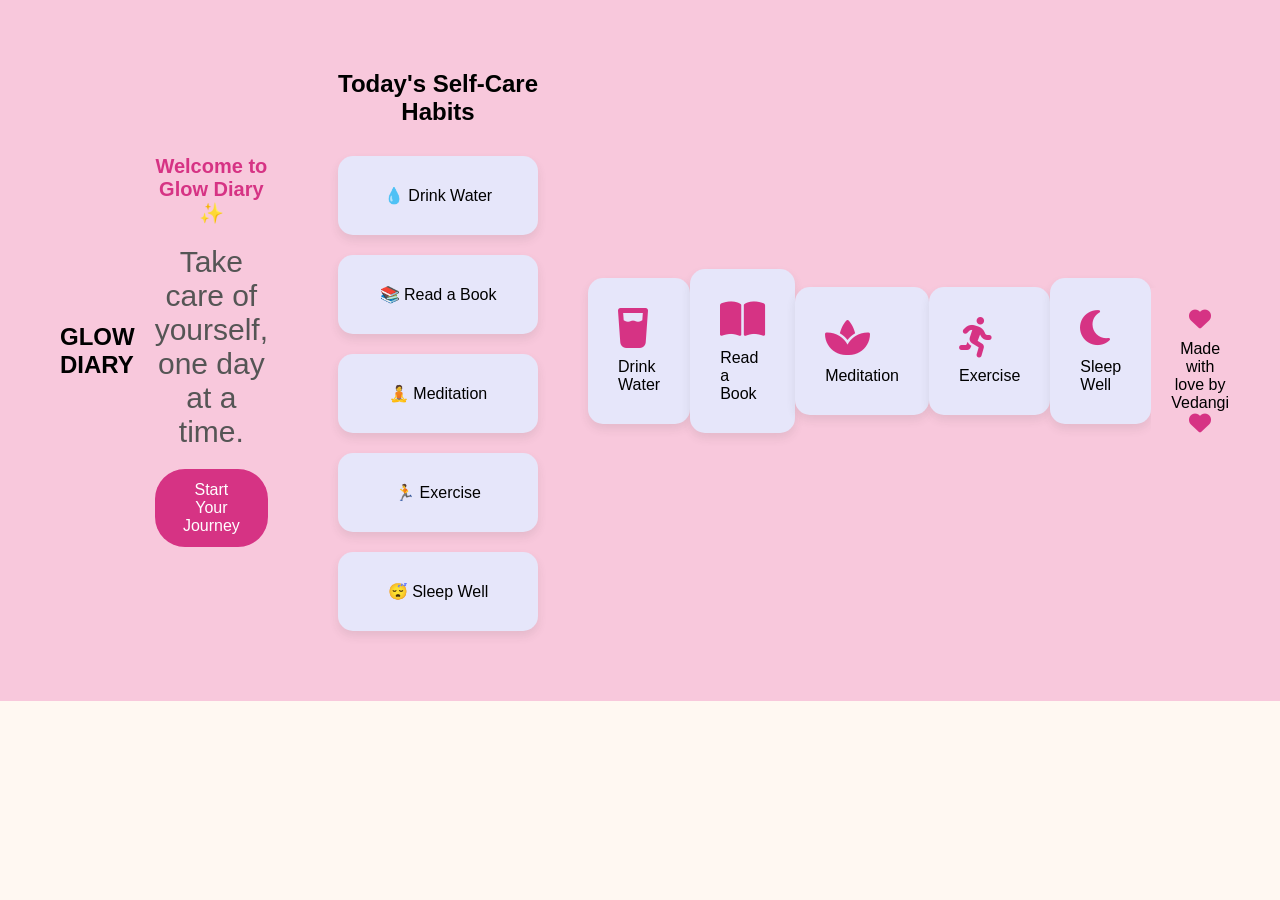
<file: index.html>
<!DOCTYPE html>
<html lang="en">
<head>
    <link rel="stylesheet" href="https://cdnjs.cloudflare.com/ajax/libs/font-awesome/6.7.2/css/all.min.css">
    <meta charset="UTF-8">
    <meta name="viewport" content="width=device-width, initial-scale=1.0">
    <title>Document</title>
    <link rel="stylesheet" href="../STYLE1.CSS">
</head>
<body>
    <!-------navigation----->
    <nav>
        <h1> GLOW DIARY</h1>
    <section class="hero">
    <h1>Welcome to Glow Diary ✨</h1>
    <p>Take care of yourself, one day at a time.</p>
    <a href="#" class="btn">Start Your Journey</a>
</section>

<section class="habits">
    <h2>Today's Self-Care Habits</h2>

    <div class="cards">
        <div class="card">💧 Drink Water</div>
        <div class="card">📚 Read a Book</div>
        <div class="card">🧘 Meditation</div>
        <div class="card">🏃 Exercise</div>
        <div class="card">😴 Sleep Well</div>
    </div>
</section>
<div class="card"><i class="fa-solid fa-glass-water"></i><br>Drink Water</div>

<div class="card"><i class="fa-solid fa-book-open"></i><br>Read a Book</div>

<div class="card"><i class="fa-solid fa-spa"></i><br>Meditation</div>

<div class="card"><i class="fa-solid fa-person-running"></i><br>Exercise</div>

<div class="card"><i class="fa-solid fa-moon"></i><br>Sleep Well</div>

<footer>
    <p>
        <i class="fa-solid fa-heart"></i>
        Made with love by Vedangi
        <i class="fa-solid fa-heart"></i>
    </p>
</footer>
    </nav>
</body>
</html>
</file>
<file: STYLE1.CSS>
*{
    margin:0;
    padding:0;
    box-sizing:border-box;
    font-family:Arial,sans-serif;
}

body{
    background:#FFF8F2;
}

nav{
    display:flex;
    justify-content:space-between;
    align-items:center;
    padding:20px 60px;
    background:#F8C8DC;
}

nav ul{
    display:flex;
    list-style:none;
}

nav ul li{
    margin-left:25px;
}

nav ul li a{
    text-decoration:none;
    color:#333;
    font-weight:bold;
}

.hero{
    text-align:center;
    padding:100px 20px;
}

.hero h1{
    font-size:20px;
    color:#D63384;
}

.hero p{
    margin:20px 0;
    font-size:30px;
    color:#555;
}

.btn{
    display:inline-block;
    background:#D63384;
    color:white;
    padding:12px 25px;
    text-decoration:none;
    border-radius:30px;
}

.btn:hover{
    background:#b81f6c;
}

.habits{
    text-align:center;
    padding:50px;
}

.cards{
    display:flex;
    justify-content:center;
    flex-wrap:wrap;
    gap:20px;
    margin-top:30px;
}

.card{
    width:200px;
    padding:30px;
    background:#E6E6FA;
    border-radius:15px;
    box-shadow:0 5px 10px rgba(58, 57, 57, 0.1);
    transition:0.3s;
}

.card:hover{
    transform:translateY(-8px);
}

footer{
    text-align:center;
    padding:20px;
    background:#F8C8DC;
    margin-top:50px;
}
i{
    color:#D63384;
    font-size:22px;
    margin-bottom:10px;
}

.card i{
    font-size:40px;
}

nav a i{
    font-size:16px;
    margin-right:8px;
}

h2 i{
    color:#ff69b4;
}
</file>
